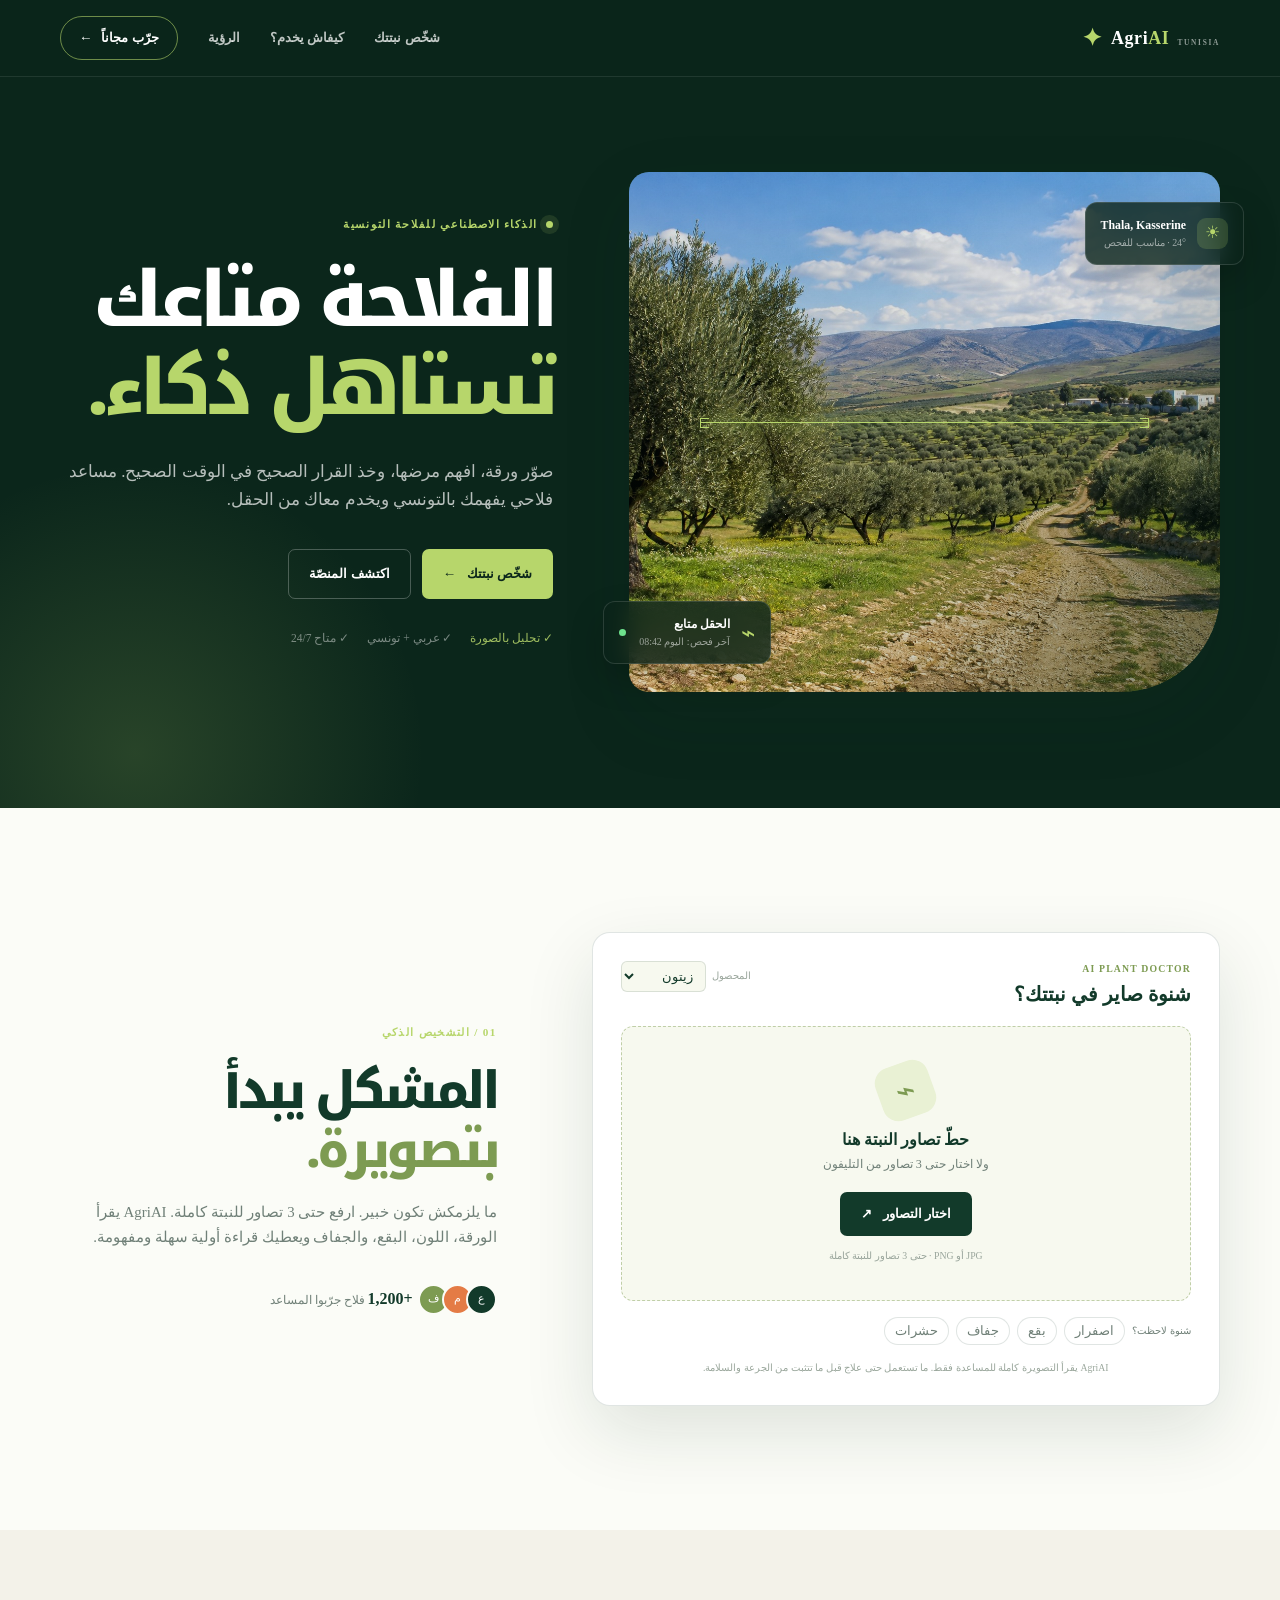
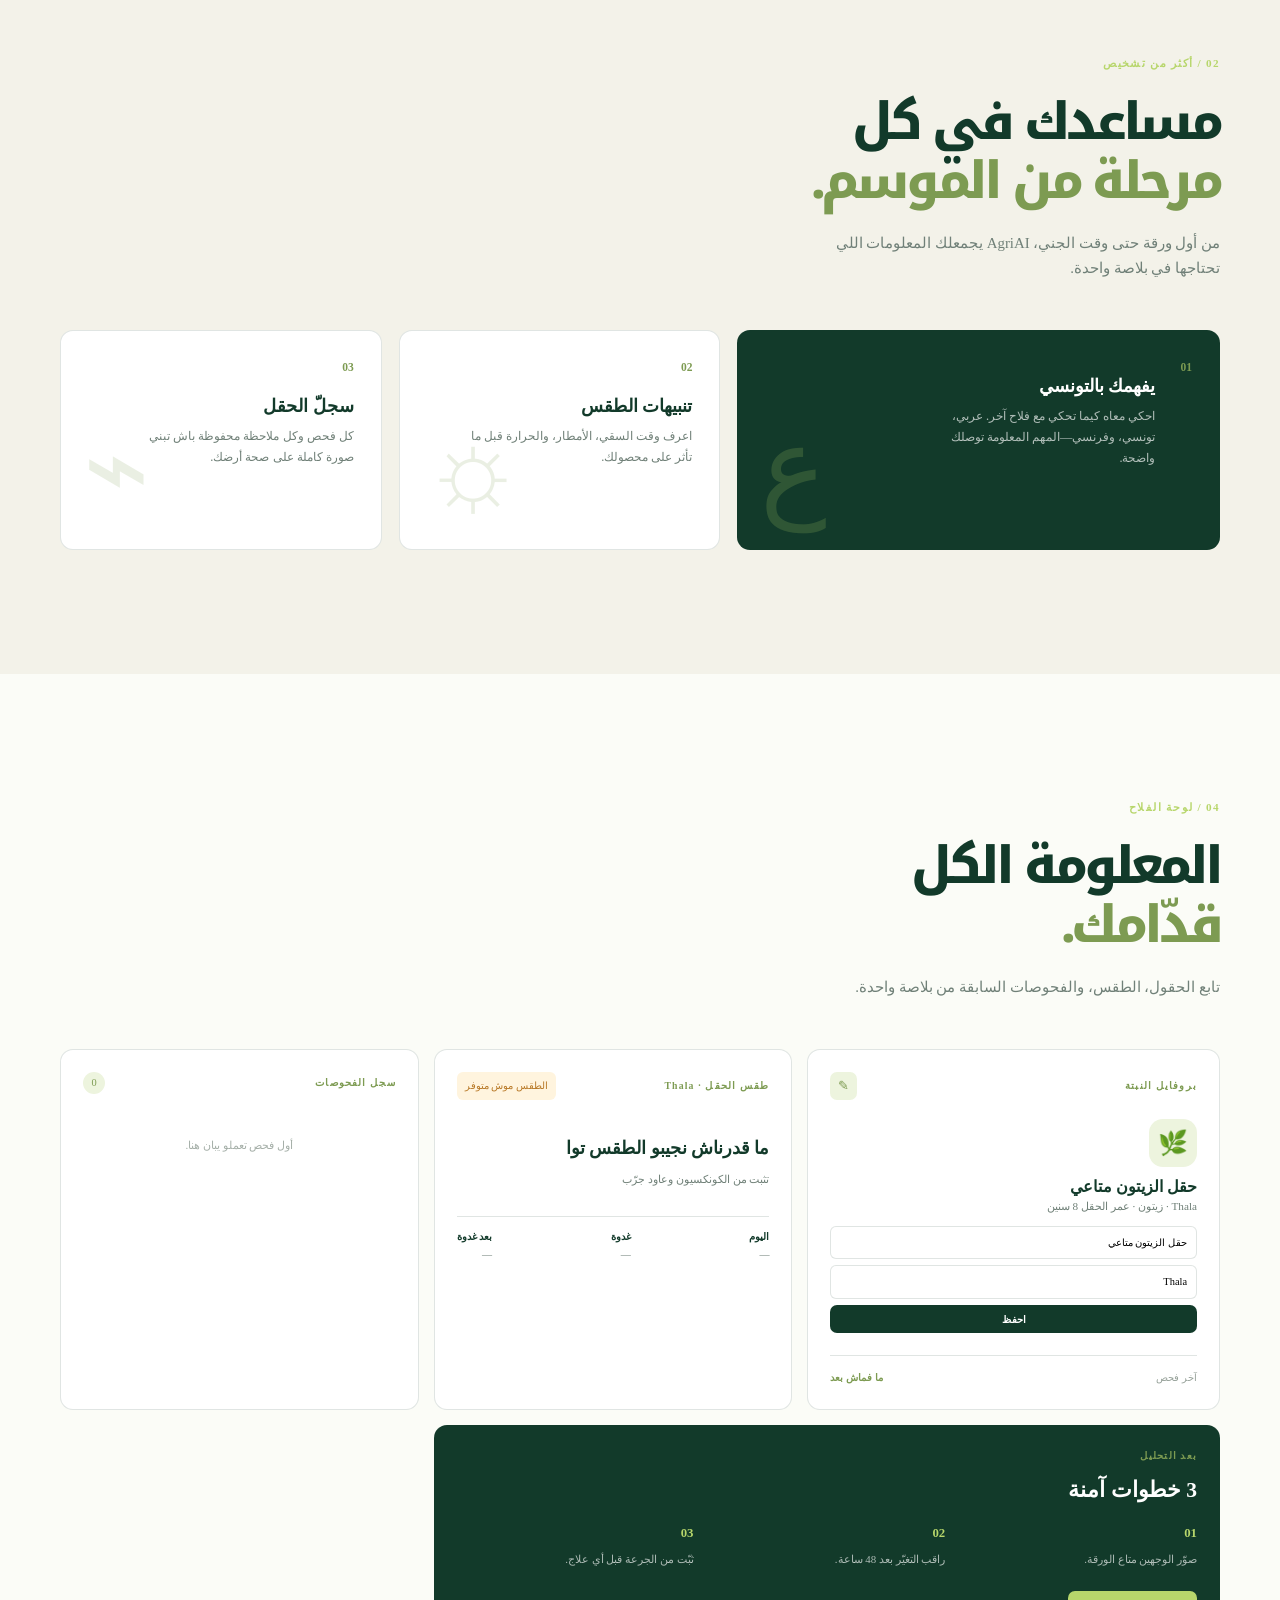
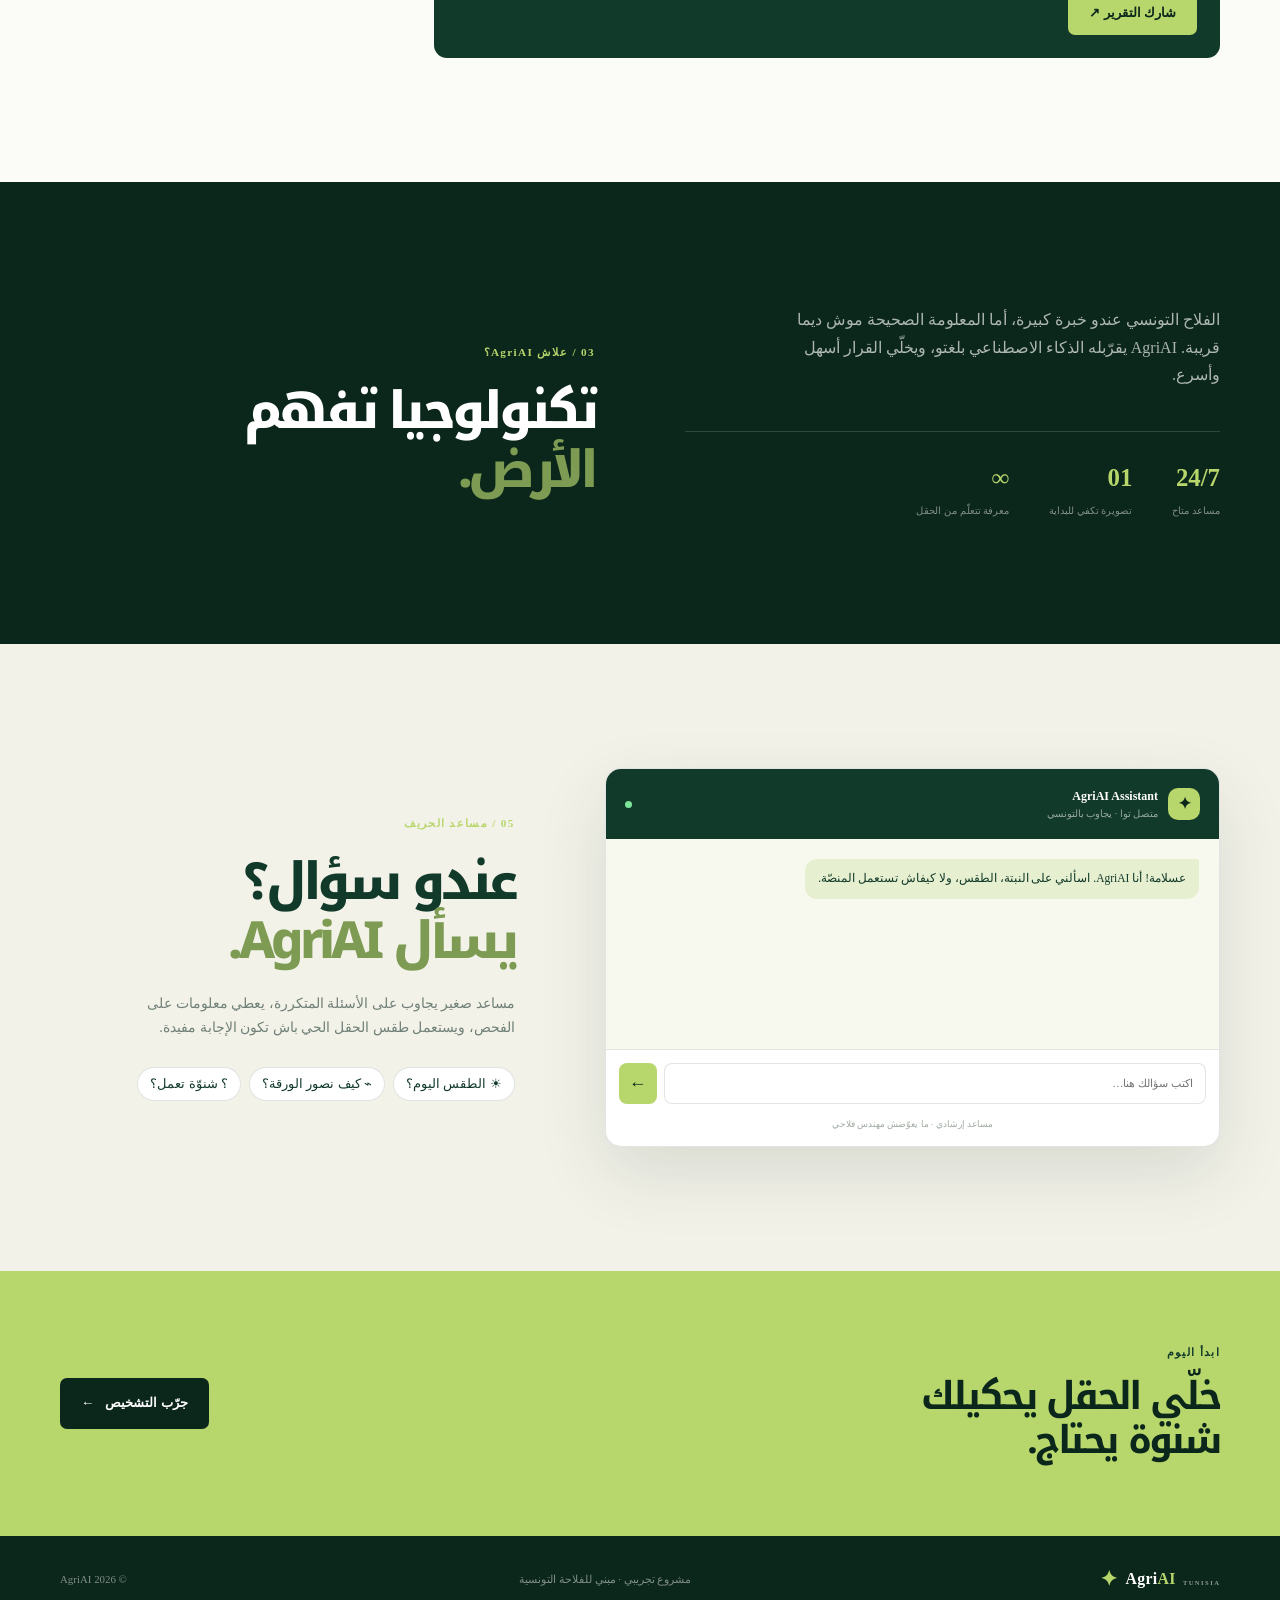
<file: index.html>
<!DOCTYPE html>
<html lang="ar" dir="rtl">
<head>
  <meta charset="UTF-8">
  <meta name="viewport" content="width=device-width, initial-scale=1.0">
  <meta name="description" content="AgriAI Tunisia — مساعد فلاحي ذكي يشخّص أمراض النباتات من صورة.">
  <title>AgriAI Tunisia | الفلاحة بذكاء</title>
  <link rel="preconnect" href="https://fonts.googleapis.com">
  <link rel="preconnect" href="https://fonts.gstatic.com" crossorigin>
  <link href="https://fonts.googleapis.com/css2?family=DM+Sans:wght@400;500;600;700&family=Noto+Kufi+Arabic:wght@400;500;600;700;800&display=swap" rel="stylesheet">
  <link rel="stylesheet" href="style.css">
</head>
<body>
  <header class="site-header">
    <nav class="navbar container" aria-label="التنقّل الرئيسي">
      <a class="brand" href="#accueil"><span class="brand-mark">✦</span><span>Agri<span>AI</span></span><small>TUNISIA</small></a>
      <div class="nav-links"><a href="#scanner">شخّص نبتتك</a><a href="#features">كيفاش يخدم؟</a><a href="#vision">الرؤية</a><a class="nav-cta" href="#scanner">جرّب مجاناً <span>←</span></a></div>
      <button class="menu-toggle" aria-label="فتح القائمة">☰</button>
    </nav>
  </header>

  <main>
    <section id="accueil" class="hero">
      <div class="hero-glow"></div>
      <div class="container hero-grid">
        <div class="hero-copy">
          <div class="eyebrow"><span class="pulse-dot"></span> الذكاء الاصطناعي للفلاحة التونسية</div>
          <h1>الفلاحة متاعك<br><em>تستاهل ذكاء.</em></h1>
          <p>صوّر ورقة، افهم مرضها، وخذ القرار الصحيح في الوقت الصحيح. مساعد فلاحي يفهمك بالتونسي ويخدم معاك من الحقل.</p>
          <div class="hero-actions"><a class="button button-primary" href="#scanner">شخّص نبتتك <span>←</span></a><a class="button button-ghost" href="#features">اكتشف المنصّة</a></div>
          <div class="trust-row"><span>✓ تحليل بالصورة</span><span>✓ عربي + تونسي</span><span>✓ متاح 24/7</span></div>
        </div>
        <div class="hero-visual">
          <div class="hero-image-wrap"><img src="hero.jpg" alt="أرض فلاحية تونسية وأشجار زيتون"><div class="scan-line"></div></div>
          <div class="floating-card weather-card"><span class="weather-icon">☀</span><div><strong>Thala, Kasserine</strong><small>24° · مناسب للفحص</small></div></div>
          <div class="floating-card status-card"><span class="status-icon">⌁</span><div><strong>الحقل متابع</strong><small>آخر فحص: اليوم 08:42</small></div><span class="status-live"></span></div>
        </div>
      </div>
    </section>

    <section id="scanner" class="scanner-section section">
      <div class="container scanner-layout">
        <div class="section-intro"><p class="kicker">01 / التشخيص الذكي</p><h2>المشكل يبدأ<br><span>بتصويرة.</span></h2><p>ما يلزمكش تكون خبير. ارفع حتى 3 تصاور للنبتة كاملة. AgriAI يقرأ الورقة، اللون، البقع، والجفاف ويعطيك قراءة أولية سهلة ومفهومة.</p><div class="mini-proof"><div class="avatar-stack"><span>ف</span><span>م</span><span>ع</span></div><p><strong>+1,200</strong> فلاح جرّبوا المساعد</p></div></div>
        <div class="scanner-card" id="dropZone">
          <div class="scanner-head"><div><span class="card-eyebrow">AI PLANT DOCTOR</span><h3>شنوة صاير في نبتتك؟</h3></div><div class="crop-select-wrap"><label for="cropSelect">المحصول</label><select id="cropSelect"><option value="زيتون">زيتون</option><option value="طماطم">طماطم</option><option value="تمور">تمور</option><option value="حمضيات">حمضيات</option><option value="أخرى">أخرى</option></select></div></div>
          <div class="upload-area" id="uploadArea"><input type="file" id="plantInput" accept="image/*" multiple hidden><div class="upload-icon">⌁</div><h4>حطّ تصاور النبتة هنا</h4><p>ولا اختار حتى 3 تصاور من التليفون</p><button class="button button-dark" id="chooseBtn">اختار التصاور <span>↗</span></button><small>JPG أو PNG · حتى 3 تصاور للنبتة كاملة</small></div>
          <div class="preview-area" id="previewArea" hidden><div class="preview-grid" id="previewGrid"></div><div class="preview-overlay"><span id="previewLabel">التصاور جاهزة للتحليل</span><button id="analyzeBtn" class="button button-primary">حلّل النبتة كاملة <span>✦</span></button></div></div>
          <div class="result-area" id="resultArea" hidden><div class="result-top"><span class="success-icon">✓</span><div><span class="card-eyebrow">قراءة النبتة كاملة</span><h4 id="resultTitle">جاري تجهيز النتيجة...</h4></div><span class="confidence" id="confidence">ثقة —</span></div><div class="confidence-bar"><span id="confidenceBar"></span></div><p id="resultText">نحلّل اللون، التوزيع، والبقع في كامل التصاور.</p><div class="health-metrics"><div><span id="greenScore">—</span><small>خضرة</small></div><div><span id="stressScore">—</span><small>ضغط على الورقة</small></div><div><span id="coverageScore">—</span><small>تغطية الفحص</small></div></div><div class="result-actions"><button class="text-button" id="resetBtn">← حلّل نبتة أخرى</button><span class="result-note">النتيجة إرشادية، موش تشخيص نهائي</span></div></div>
          <div class="symptoms"><span>شنوة لاحظت؟</span><button type="button" class="symptom-chip" data-symptom="اصفرار">اصفرار</button><button type="button" class="symptom-chip" data-symptom="بقع">بقع</button><button type="button" class="symptom-chip" data-symptom="جفاف">جفاف</button><button type="button" class="symptom-chip" data-symptom="حشرات">حشرات</button></div><p class="disclaimer">AgriAI يقرأ التصويرة كاملة للمساعدة فقط. ما تستعمل حتى علاج قبل ما تتثبت من الجرعة والسلامة.</p>
        </div>
      </div>
    </section>

    <section id="features" class="features-section section">
      <div class="container"><div class="section-heading"><p class="kicker">02 / أكثر من تشخيص</p><h2>مساعدك في كل<br><span>مرحلة من الموسم.</span></h2><p>من أول ورقة حتى وقت الجني، AgriAI يجمعلك المعلومات اللي تحتاجها في بلاصة واحدة.</p></div><div class="feature-grid"><article class="feature-card feature-main"><div class="feature-number">01</div><div><h3>يفهمك بالتونسي</h3><p>احكي معاه كيما تحكي مع فلاح آخر. عربي، تونسي، وفرنسي—المهم المعلومة توصلك واضحة.</p></div><span class="feature-symbol">ع</span></article><article class="feature-card"><div class="feature-number">02</div><h3>تنبيهات الطقس</h3><p>اعرف وقت السقي، الأمطار، والحرارة قبل ما تأثر على محصولك.</p><span class="feature-symbol">☼</span></article><article class="feature-card"><div class="feature-number">03</div><h3>سجلّ الحقل</h3><p>كل فحص وكل ملاحظة محفوظة باش تبني صورة كاملة على صحة أرضك.</p><span class="feature-symbol">⌁</span></article></div></div>
    </section>


    <section id="dashboard" class="dashboard-section section"><div class="container"><div class="section-heading"><p class="kicker">04 / لوحة الفلاح</p><h2>المعلومة الكل<br><span>قدّامك.</span></h2><p>تابع الحقول، الطقس، والفحوصات السابقة من بلاصة واحدة.</p></div><div class="dashboard-grid"><article class="dash-card profile-card"><div class="dash-card-head"><span class="card-eyebrow">بروفايل النبتة</span><button class="icon-button" id="editProfile">✎</button></div><div class="plant-avatar">🌿</div><h3 id="profileName">حقل الزيتون متاعي</h3><p id="profileMeta">Thala · زيتون · عمر الحقل 8 سنين</p><div class="profile-edit" id="profileEdit" hidden><input id="fieldName" placeholder="اسم الحقل" value="حقل الزيتون متاعي"><input id="fieldLocation" placeholder="المكان" value="Thala"><button class="button button-dark" id="saveProfile">احفظ</button></div><div class="dash-line"><span>آخر فحص</span><strong id="lastScan">ما فماش بعد</strong></div></article><article class="dash-card weather-panel"><div class="dash-card-head"><span class="card-eyebrow">طقس الحقل · Thala</span><span class="weather-mini" id="weatherNow">جاري التحميل…</span></div><div class="weather-main"><strong id="weatherAdvice">نجيبو الطقس…</strong><span id="weatherDetails">من الويب مباشرة · Thala</span></div><div class="forecast" id="forecast"><span><b>اليوم</b>—</span><span><b>غدوة</b>—</span><span><b>بعد غدوة</b>—</span></div></article><article class="dash-card history-card"><div class="dash-card-head"><span class="card-eyebrow">سجل الفحوصات</span><span class="history-count" id="historyCount">0</span></div><div id="historyList" class="history-list"><p class="empty-history">أول فحص تعملو يبان هنا.</p></div></article><article class="dash-card action-card"><span class="card-eyebrow">بعد التحليل</span><h3>3 خطوات آمنة</h3><ol><li><span>01</span>صوّر الوجهين متاع الورقة.</li><li><span>02</span>راقب التغيّر بعد 48 ساعة.</li><li><span>03</span>ثبّت من الجرعة قبل أي علاج.</li></ol><button class="button button-primary" id="shareReport">شارك التقرير ↗</button></article></div></div></section>
    <section id="vision" class="vision-section section"><div class="container vision-grid"><div><p class="kicker">03 / علاش AgriAI؟</p><h2>تكنولوجيا تفهم<br><span>الأرض.</span></h2></div><div class="vision-copy"><p>الفلاح التونسي عندو خبرة كبيرة، أما المعلومة الصحيحة موش ديما قريبة. AgriAI يقرّبله الذكاء الاصطناعي بلغتو، ويخلّي القرار أسهل وأسرع.</p><div class="vision-stats"><div><strong>24/7</strong><span>مساعد متاح</span></div><div><strong>01</strong><span>تصويرة تكفي للبداية</span></div><div><strong>∞</strong><span>معرفة تتعلّم من الحقل</span></div></div></div></div></section>


    <section id="assistant" class="assistant-section section"><div class="container assistant-layout"><div class="assistant-copy"><p class="kicker">05 / مساعد الحريف</p><h2>عندو سؤال؟<br><span>يسأل AgriAI.</span></h2><p>مساعد صغير يجاوب على الأسئلة المتكررة، يعطي معلومات على الفحص، ويستعمل طقس الحقل الحي باش تكون الإجابة مفيدة.</p><div class="assistant-prompts"><button data-prompt="شنوة حالة الطقس اليوم؟">☀ الطقس اليوم؟</button><button data-prompt="كيفاش نصور الورقة؟">⌁ كيف نصور الورقة؟</button><button data-prompt="شنوة تعمل المنصة؟">؟ شنوّة تعمل؟</button></div></div><div class="chat-card"><div class="chat-head"><div class="bot-avatar">✦</div><div><strong>AgriAI Assistant</strong><small>متصل توا · يجاوب بالتونسي</small></div><span class="chat-online"></span></div><div class="chat-messages" id="chatMessages"><div class="message bot">عسلامة! أنا AgriAI. اسألني على النبتة، الطقس، ولا كيفاش تستعمل المنصّة.</div></div><form class="chat-form" id="chatForm"><input id="chatInput" autocomplete="off" placeholder="اكتب سؤالك هنا…"><button aria-label="إرسال">←</button></form><small class="chat-note">مساعد إرشادي · ما يعوّضش مهندس فلاحي</small></div></div></section>
    <section class="cta-section"><div class="container cta-content"><div><p class="kicker">ابدأ اليوم</p><h2>خلّي الحقل يحكيلك<br>شنوة يحتاج.</h2></div><a class="button button-primary" href="#scanner">جرّب التشخيص <span>←</span></a></div></section>
  </main>
  <footer><div class="container footer-layout"><a class="brand" href="#accueil"><span class="brand-mark">✦</span><span>Agri<span>AI</span></span><small>TUNISIA</small></a><span>مشروع تجريبي · مبني للفلاحة التونسية</span><span>© 2026 AgriAI</span></div></footer>
  <script src="app.js"></script>
</body>
</html>
</file>
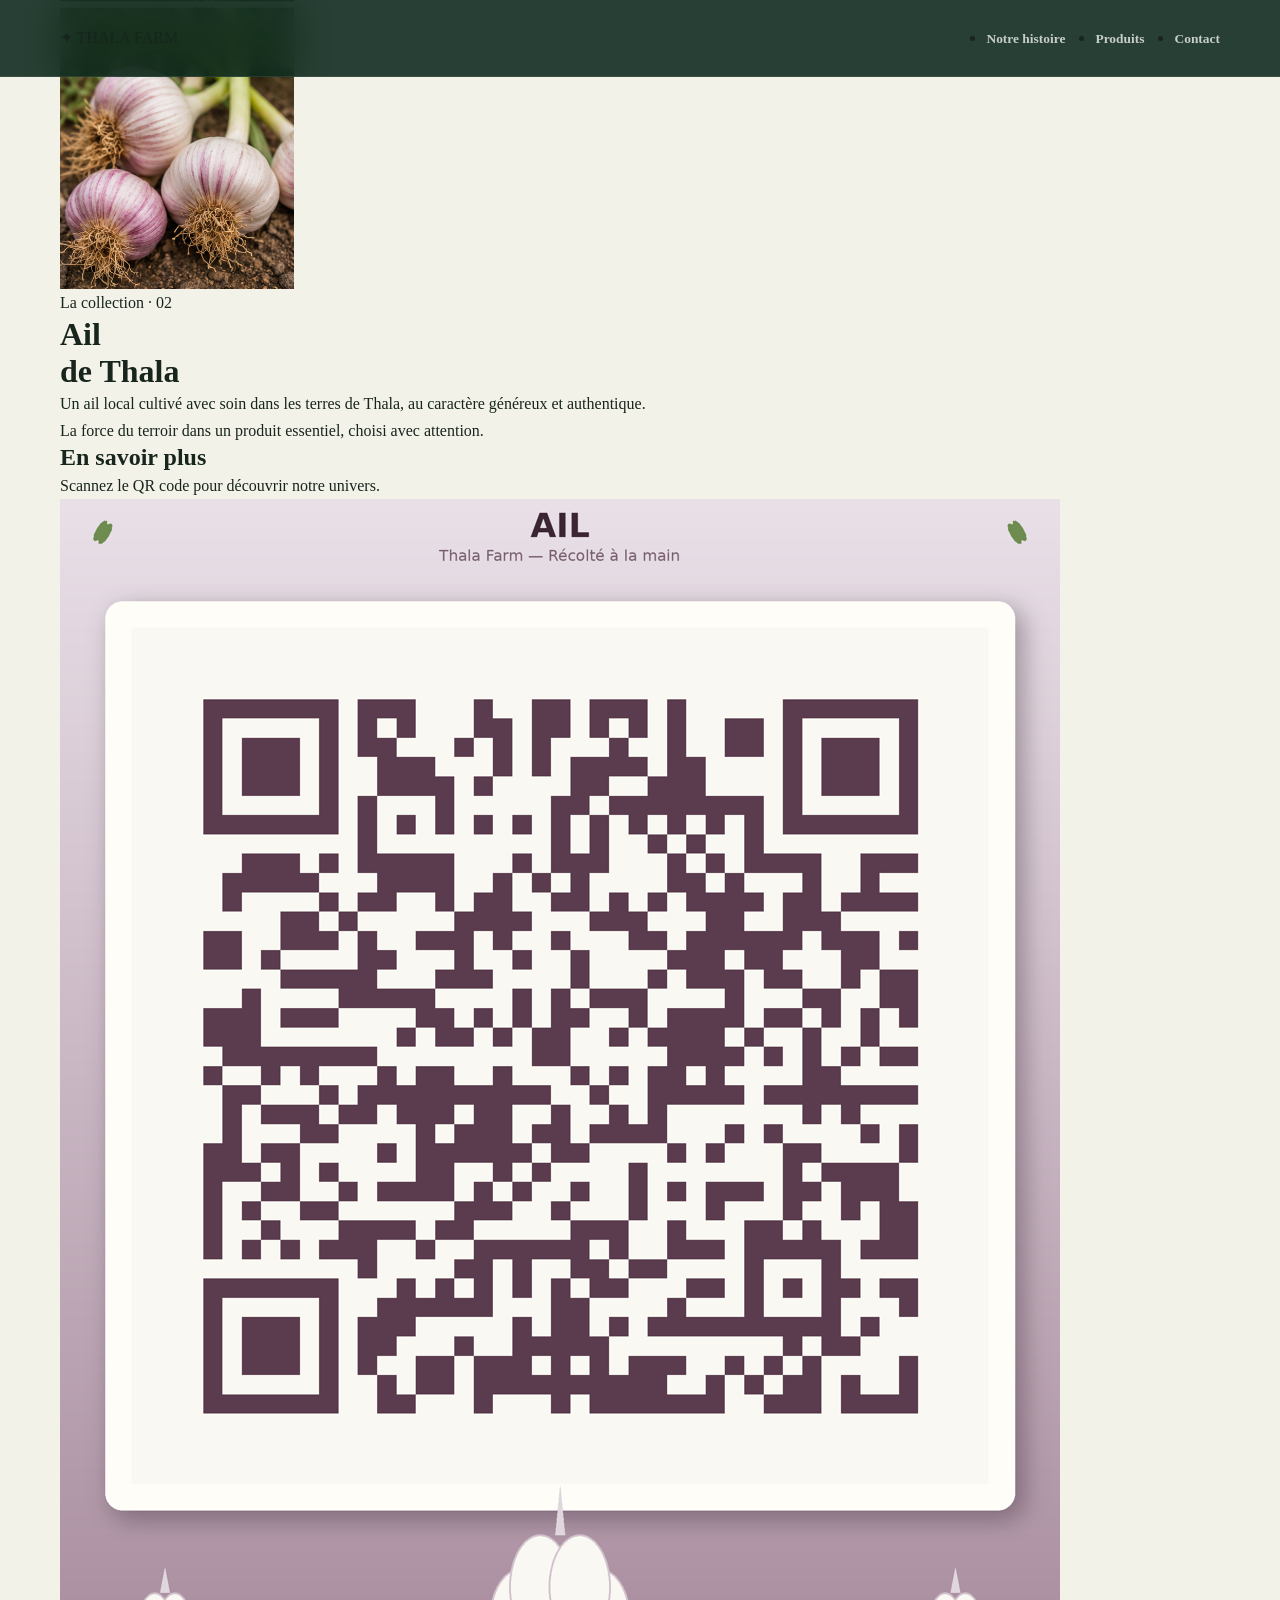
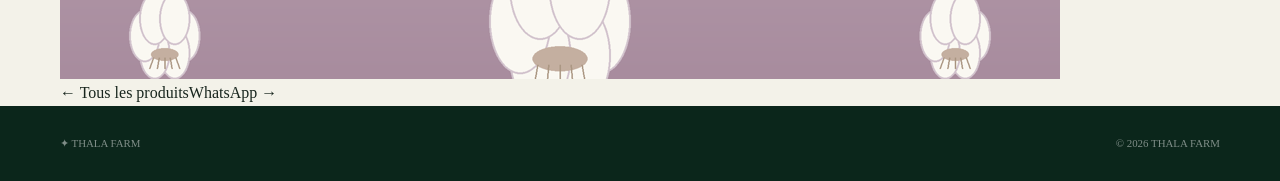
<file: Ail.html>
<!DOCTYPE html><html lang="fr"><head><meta charset="UTF-8"><meta name="viewport" content="width=device-width, initial-scale=1.0"><meta name="description" content="Découvrez l'ail de Thala proposé par THALA FARM."><title>Ail de Thala | THALA FARM</title><link rel="stylesheet" href="style.css"></head><body><header class="site-header"><nav class="navbar container"><a class="logo" href="index.html"><span class="logo-mark">✦</span> THALA FARM</a><ul class="nav-links"><li><a href="index.html#ferme">Notre histoire</a></li><li><a href="index.html#produits">Produits</a></li><li><a href="index.html#contact">Contact</a></li></ul></nav></header><main class="product-page"><div class="container product-container"><div class="product-image"><img src="Screenshot_20260905-134508.png" alt="Ail de Thala"></div><div class="product-info"><p class="label">La collection · 02</p><h1>Ail<br>de Thala</h1><p class="product-description">Un ail local cultivé avec soin dans les terres de Thala, au caractère généreux et authentique.</p><p class="thank-you">La force du terroir dans un produit essentiel, choisi avec attention.</p><div class="qr-section"><div><h2>En savoir plus</h2><p>Scannez le QR code pour découvrir notre univers.</p></div><img src="qr_ail.png" alt="QR Code Ail" class="qr-code"></div><div class="product-actions"><a href="index.html#produits" class="btn btn-outline">← Tous les produits</a><a href="https://wa.me/21620062790" class="btn btn-whatsapp" target="_blank" rel="noopener">WhatsApp →</a></div></div></div></main><footer><div class="container footer-layout"><span class="logo"><span class="logo-mark">✦</span> THALA FARM</span><span>© 2026 THALA FARM</span></div></footer></body></html>
</file>
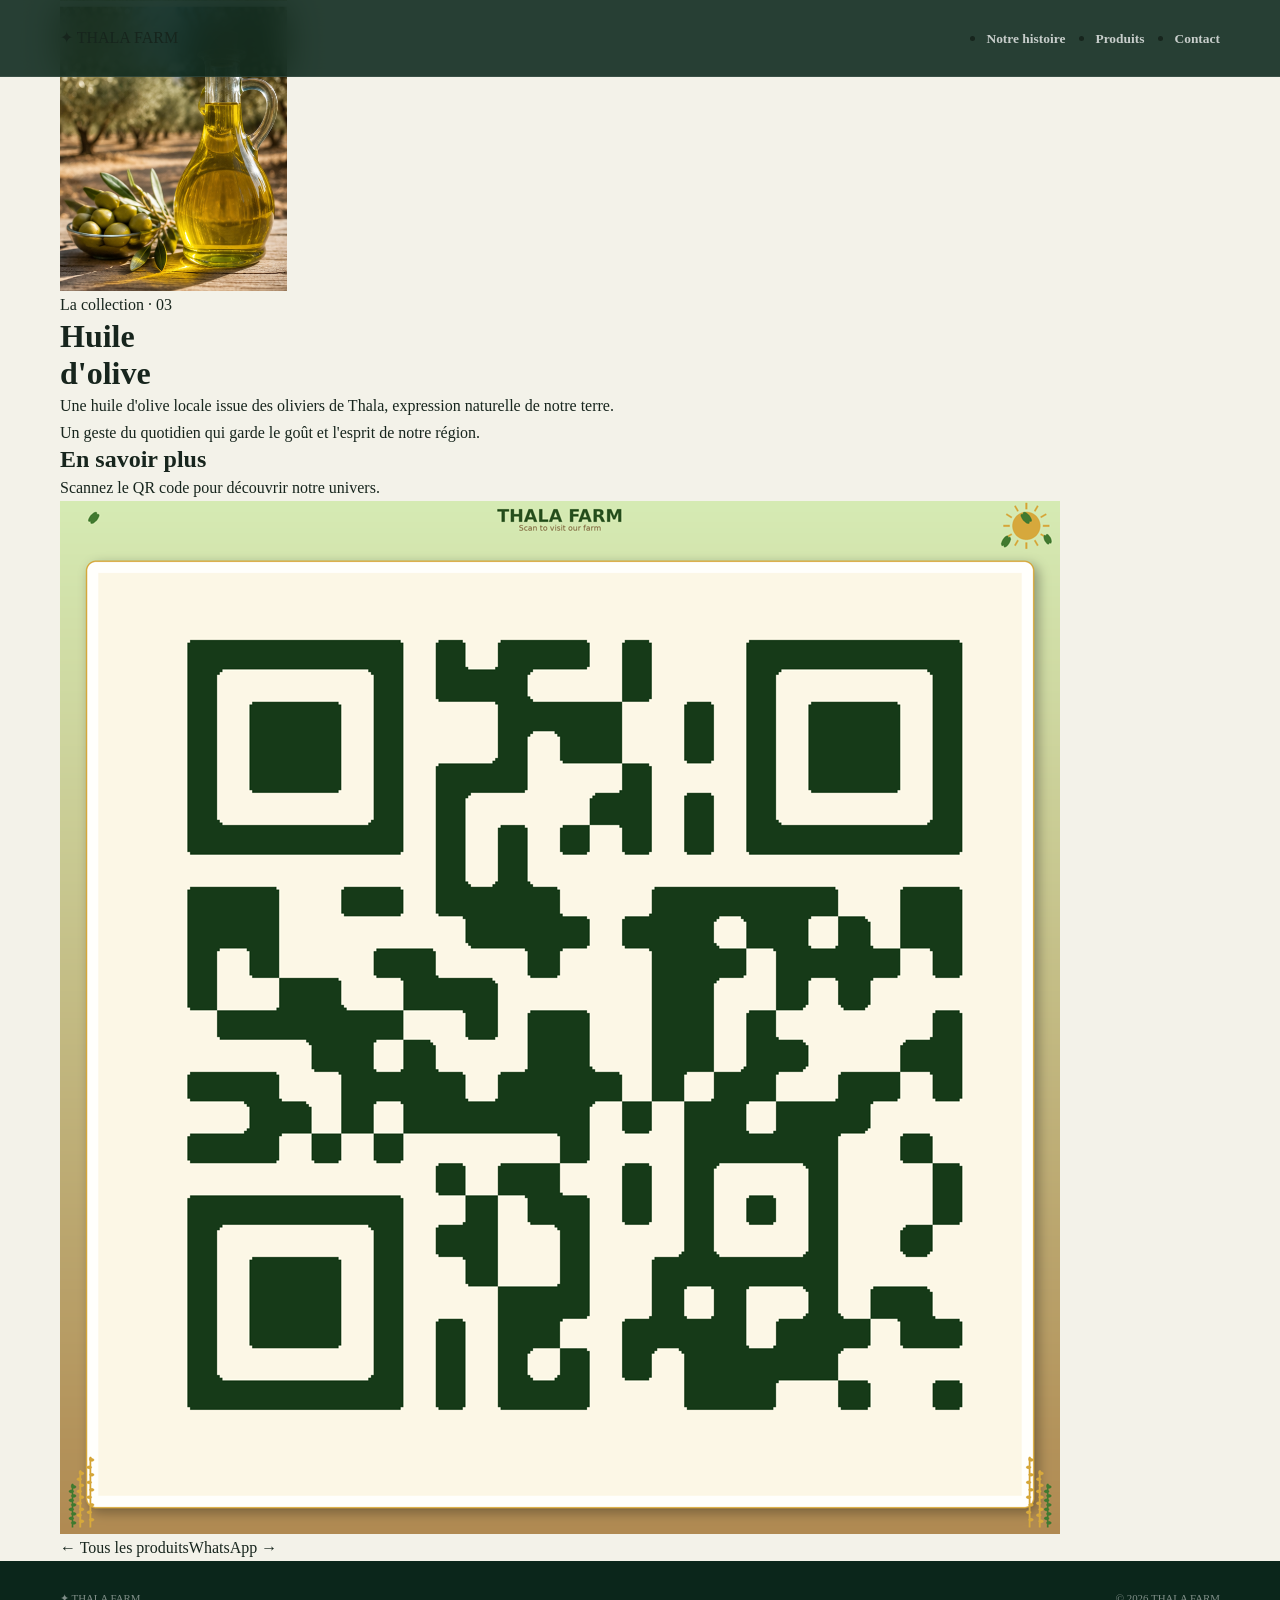
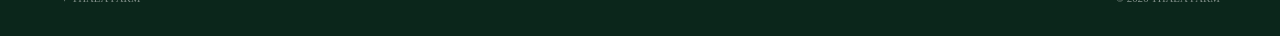
<file: huile-olive.html>
<!DOCTYPE html><html lang="fr"><head><meta charset="UTF-8"><meta name="viewport" content="width=device-width, initial-scale=1.0"><meta name="description" content="Découvrez l'huile d'olive de Thala proposée par THALA FARM."><title>Huile d'olive de Thala | THALA FARM</title><link rel="stylesheet" href="style.css"></head><body><header class="site-header"><nav class="navbar container"><a class="logo" href="index.html"><span class="logo-mark">✦</span> THALA FARM</a><ul class="nav-links"><li><a href="index.html#ferme">Notre histoire</a></li><li><a href="index.html#produits">Produits</a></li><li><a href="index.html#contact">Contact</a></li></ul></nav></header><main class="product-page"><div class="container product-container"><div class="product-image"><img src="Screenshot_20260905-134459.png" alt="Huile d'olive de Thala"></div><div class="product-info"><p class="label">La collection · 03</p><h1>Huile<br>d'olive</h1><p class="product-description">Une huile d'olive locale issue des oliviers de Thala, expression naturelle de notre terre.</p><p class="thank-you">Un geste du quotidien qui garde le goût et l'esprit de notre région.</p><div class="qr-section"><div><h2>En savoir plus</h2><p>Scannez le QR code pour découvrir notre univers.</p></div><img src="qr_farm_v2.png" alt="QR Code Huile d'olive" class="qr-code"></div><div class="product-actions"><a href="index.html#produits" class="btn btn-outline">← Tous les produits</a><a href="https://wa.me/21620062790" class="btn btn-whatsapp" target="_blank" rel="noopener">WhatsApp →</a></div></div></div></main><footer><div class="container footer-layout"><span class="logo"><span class="logo-mark">✦</span> THALA FARM</span><span>© 2026 THALA FARM</span></div></footer></body></html>
</file>
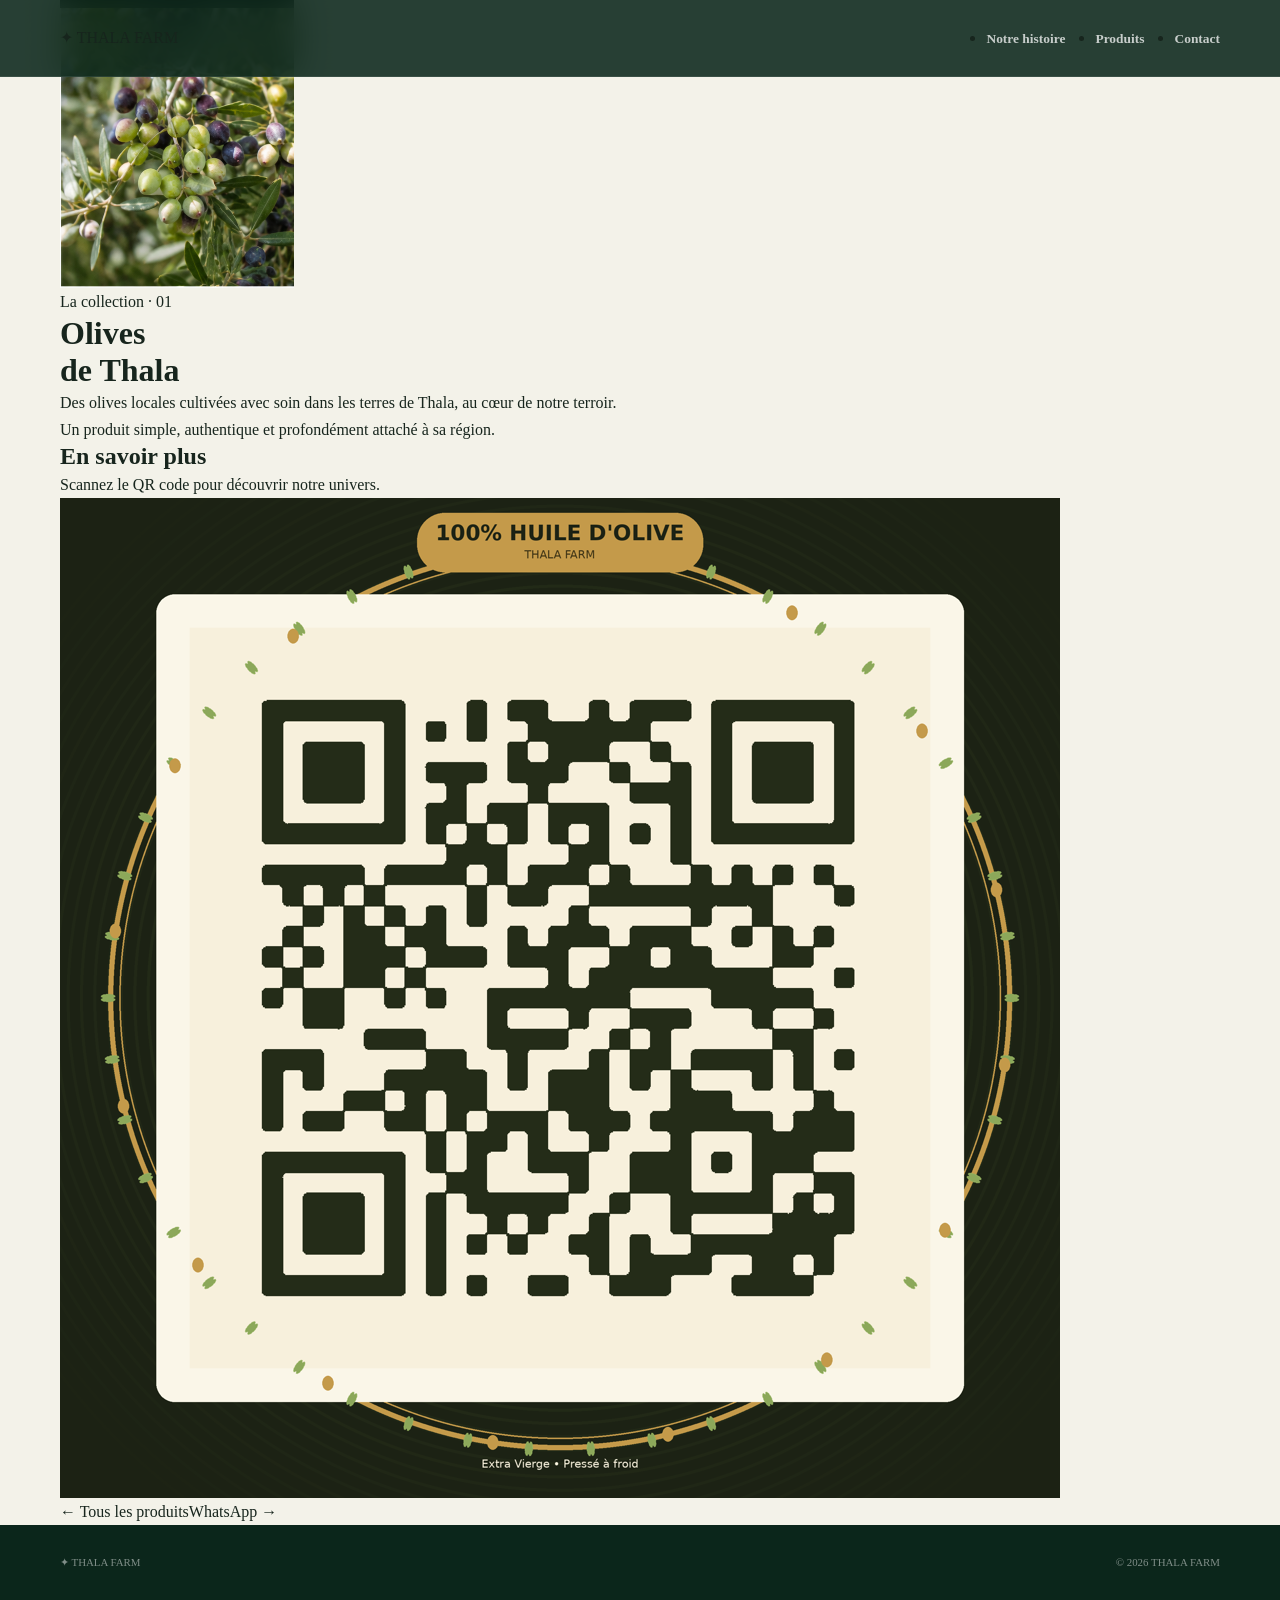
<file: Olive.html>
<!DOCTYPE html><html lang="fr"><head><meta charset="UTF-8"><meta name="viewport" content="width=device-width, initial-scale=1.0"><meta name="description" content="Découvrez les olives de Thala proposées par THALA FARM."><title>Olives de Thala | THALA FARM</title><link rel="stylesheet" href="style.css"></head><body><header class="site-header"><nav class="navbar container"><a class="logo" href="index.html"><span class="logo-mark">✦</span> THALA FARM</a><ul class="nav-links"><li><a href="index.html#ferme">Notre histoire</a></li><li><a href="index.html#produits">Produits</a></li><li><a href="index.html#contact">Contact</a></li></ul></nav></header><main class="product-page"><div class="container product-container"><div class="product-image"><img src="Screenshot_20260905-134517.png" alt="Olives de Thala"></div><div class="product-info"><p class="label">La collection · 01</p><h1>Olives<br>de Thala</h1><p class="product-description">Des olives locales cultivées avec soin dans les terres de Thala, au cœur de notre terroir.</p><p class="thank-you">Un produit simple, authentique et profondément attaché à sa région.</p><div class="qr-section"><div><h2>En savoir plus</h2><p>Scannez le QR code pour découvrir notre univers.</p></div><img src="qr_olive_wreath.png" alt="QR Code Olives" class="qr-code"></div><div class="product-actions"><a href="index.html#produits" class="btn btn-outline">← Tous les produits</a><a href="https://wa.me/21620062790" class="btn btn-whatsapp" target="_blank" rel="noopener">WhatsApp →</a></div></div></div></main><footer><div class="container footer-layout"><span class="logo"><span class="logo-mark">✦</span> THALA FARM</span><span>© 2026 THALA FARM</span></div></footer></body></html>
</file>
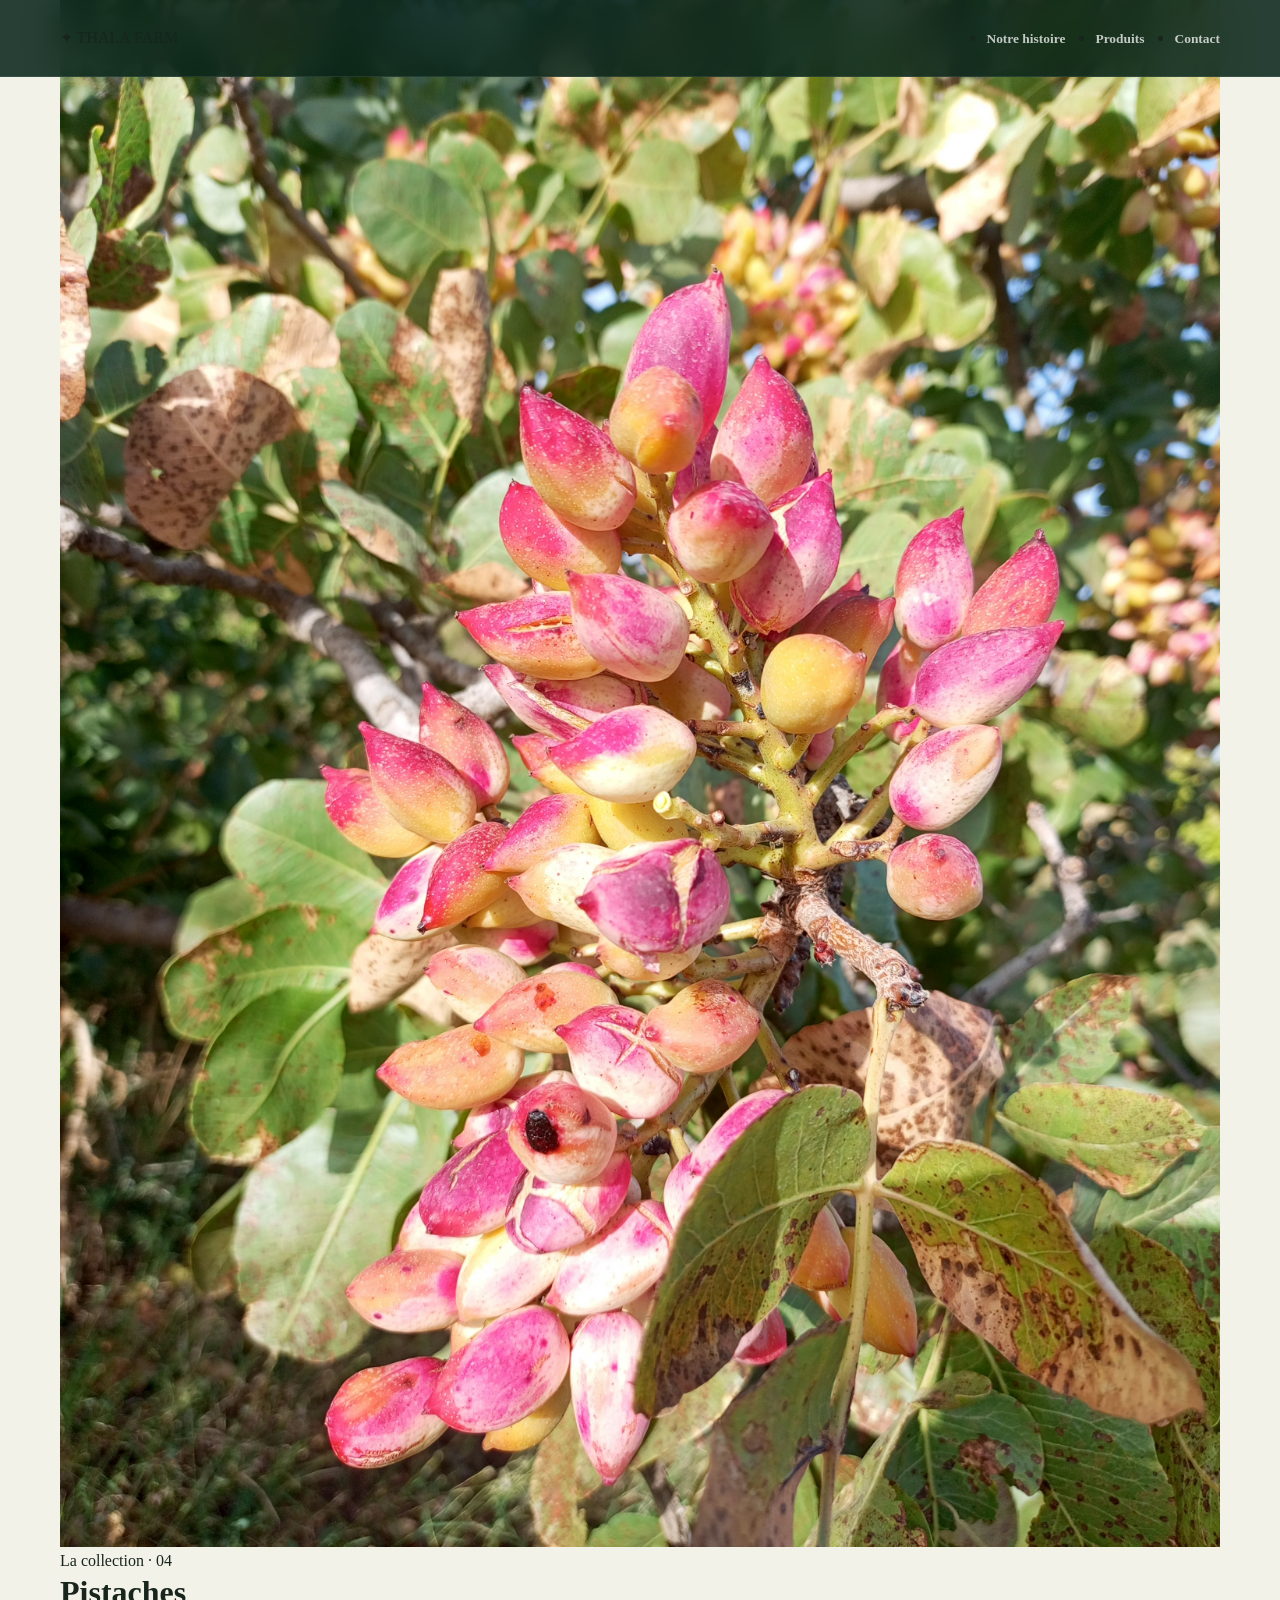
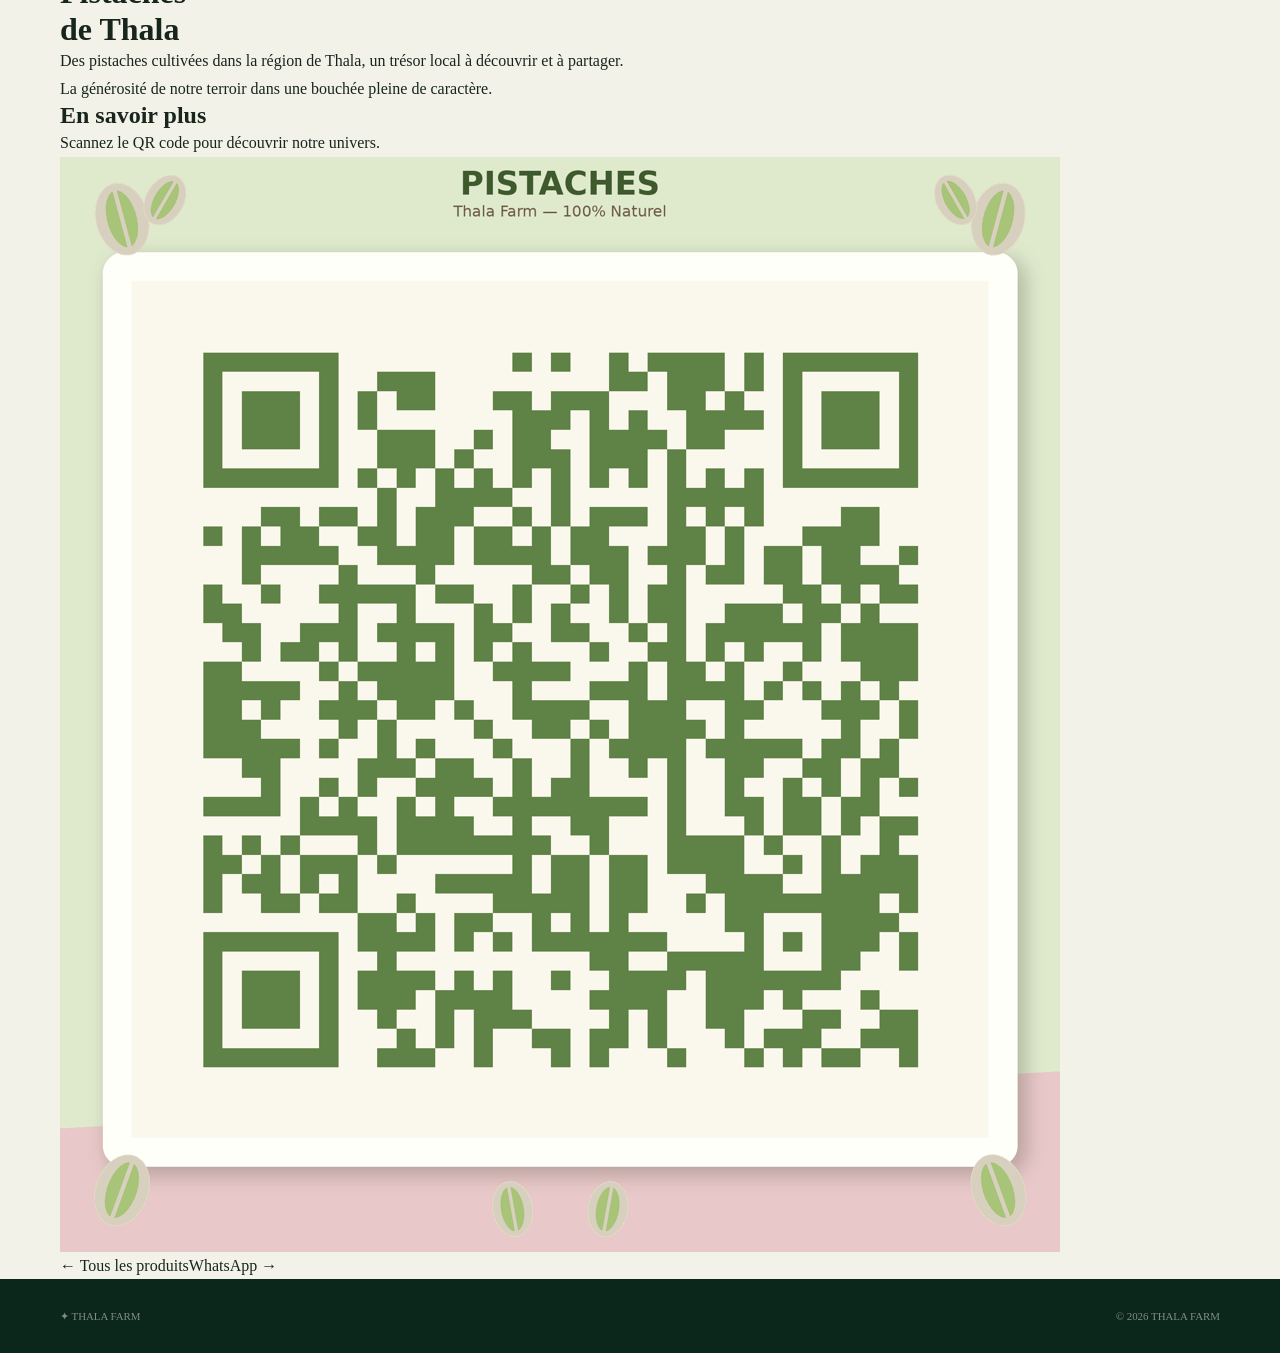
<file: pistaches.html>
<!DOCTYPE html><html lang="fr"><head><meta charset="UTF-8"><meta name="viewport" content="width=device-width, initial-scale=1.0"><meta name="description" content="Découvrez les pistaches de Thala proposées par THALA FARM."><title>Pistaches de Thala | THALA FARM</title><link rel="stylesheet" href="style.css"></head><body><header class="site-header"><nav class="navbar container"><a class="logo" href="index.html"><span class="logo-mark">✦</span> THALA FARM</a><ul class="nav-links"><li><a href="index.html#ferme">Notre histoire</a></li><li><a href="index.html#produits">Produits</a></li><li><a href="index.html#contact">Contact</a></li></ul></nav></header><main class="product-page"><div class="container product-container"><div class="product-image"><img src="IMG_20260902_074306_311.jpg" alt="Pistaches de Thala"></div><div class="product-info"><p class="label">La collection · 04</p><h1>Pistaches<br>de Thala</h1><p class="product-description">Des pistaches cultivées dans la région de Thala, un trésor local à découvrir et à partager.</p><p class="thank-you">La générosité de notre terroir dans une bouchée pleine de caractère.</p><div class="qr-section"><div><h2>En savoir plus</h2><p>Scannez le QR code pour découvrir notre univers.</p></div><img src="qr_pistaches-1.png" alt="QR Code Pistaches" class="qr-code"></div><div class="product-actions"><a href="index.html#produits" class="btn btn-outline">← Tous les produits</a><a href="https://wa.me/21620062790" class="btn btn-whatsapp" target="_blank" rel="noopener">WhatsApp →</a></div></div></div></main><footer><div class="container footer-layout"><span class="logo"><span class="logo-mark">✦</span> THALA FARM</span><span>© 2026 THALA FARM</span></div></footer></body></html>
</file>
<file: style.css>
@import url('https://fonts.googleapis.com/css2?family=DM+Sans:wght@400;500;600;700&family=Noto+Kufi+Arabic:wght@400;500;600;700;800&display=swap');
:root{--ink:#17251d;--forest:#123a2a;--deep:#0b261b;--olive:#7d9b52;--lime:#b7d66b;--sand:#f3f2e9;--paper:#fbfcf7;--orange:#e47b45;--muted:#708078;--line:rgba(18,58,42,.13);--shadow:0 26px 70px rgba(15,53,35,.12);--ease:cubic-bezier(.23,1,.32,1)}
*{box-sizing:border-box;margin:0;padding:0}html{scroll-behavior:smooth}body{background:var(--sand);color:var(--ink);font-family:'DM Sans','Noto Kufi Arabic',sans-serif;line-height:1.7}body,button{font-family:inherit}a{color:inherit;text-decoration:none}img{display:block;max-width:100%}.container{width:min(1160px,calc(100% - 48px));margin-inline:auto}.site-header{position:fixed;inset:0 0 auto;z-index:20;background:rgba(11,38,27,.88);backdrop-filter:blur(18px);border-bottom:1px solid rgba(255,255,255,.09)}.navbar{min-height:76px;display:flex;align-items:center;justify-content:space-between;gap:26px}.brand{display:inline-flex;align-items:center;gap:8px;color:#fff;font-weight:800;letter-spacing:.04em;direction:ltr}.brand>span:not(.brand-mark){font-size:1.12rem}.brand>span span{color:var(--lime)}.brand small{color:rgba(255,255,255,.55);font-size:.46rem;letter-spacing:.23em;align-self:flex-end;margin-bottom:4px}.brand-mark{color:var(--lime);font-size:1.5rem;line-height:1}.nav-links{display:flex;align-items:center;gap:30px}.nav-links a{color:rgba(255,255,255,.74);font-size:.84rem;font-weight:600;transition:color .18s}.nav-links a:hover{color:var(--lime)}.nav-cta{display:inline-flex;gap:9px;align-items:center;padding:10px 18px;border:1px solid rgba(183,214,107,.58);border-radius:99px;color:#fff!important}.menu-toggle{display:none;background:none;border:0;color:#fff;font-size:1.5rem}.hero{position:relative;overflow:hidden;min-height:790px;background:var(--deep);color:#fff;padding:172px 0 116px}.hero-glow{position:absolute;inset:auto auto -260px -180px;width:630px;height:630px;border-radius:50%;background:radial-gradient(circle,rgba(183,214,107,.17),transparent 65%)}.hero-grid{position:relative;z-index:1;display:grid;grid-template-columns:.91fr 1.09fr;align-items:center;gap:76px;direction:ltr}.hero-copy{direction:rtl;text-align:right}.eyebrow,.kicker{color:var(--lime);font-size:.7rem;font-weight:700;letter-spacing:.12em}.eyebrow{display:flex;justify-content:flex-start;align-items:center;gap:9px}.pulse-dot{width:7px;height:7px;background:var(--lime);border-radius:50%;box-shadow:0 0 0 6px rgba(183,214,107,.12)}h1,h2,h3,h4{line-height:1.15}.hero h1{font-family:'Noto Kufi Arabic',sans-serif;font-size:clamp(3rem,6vw,6rem);font-weight:800;letter-spacing:-.07em;margin:23px 0 24px}.hero h1 em{color:var(--lime);font-style:normal}.hero-copy>p{max-width:510px;color:rgba(255,255,255,.7);font-size:1.05rem}.hero-actions{display:flex;gap:11px;margin-top:34px;flex-wrap:wrap}.button{display:inline-flex;align-items:center;justify-content:center;gap:11px;border:1px solid transparent;border-radius:7px;padding:13px 20px;font-size:.83rem;font-weight:700;cursor:pointer;transition:transform .18s var(--ease),background .18s var(--ease),box-shadow .18s var(--ease)}.button:active{transform:scale(.97)}.button-primary{background:var(--lime);color:var(--deep)}.button-primary:hover{background:#c8e77f;box-shadow:0 12px 25px rgba(183,214,107,.2);transform:translateY(-2px)}.button-ghost{border-color:rgba(255,255,255,.25);color:#fff}.button-ghost:hover{background:#fff;color:var(--deep)}.button-dark{background:var(--forest);color:#fff}.button-dark:hover{background:#1a4e38}.trust-row{display:flex;gap:18px;flex-wrap:wrap;margin-top:30px;color:rgba(255,255,255,.45);font-size:.72rem}.trust-row span:first-child{color:rgba(183,214,107,.85)}.hero-visual{position:relative;direction:ltr}.hero-image-wrap{position:relative;overflow:hidden;height:520px;border-radius:20px 20px 100px 20px;background:#1a3b29;box-shadow:var(--shadow)}.hero-image-wrap:after{position:absolute;content:'';inset:0;background:linear-gradient(135deg,rgba(18,58,42,.15),rgba(11,38,27,.06) 55%,rgba(11,38,27,.55))}.hero-image-wrap img{width:100%;height:100%;object-fit:cover;filter:saturate(.9) contrast(1.05)}.scan-line{position:absolute;z-index:2;left:12%;right:12%;top:48%;height:1px;background:var(--lime);box-shadow:0 0 15px 2px rgba(183,214,107,.7)}.scan-line:before,.scan-line:after{content:'';position:absolute;width:8px;height:8px;border:1px solid var(--lime);top:-4px}.scan-line:before{left:0;border-right:0}.scan-line:after{right:0;border-left:0}.floating-card{position:absolute;z-index:3;display:flex;align-items:center;gap:11px;padding:12px 15px;border:1px solid rgba(255,255,255,.13);border-radius:12px;background:rgba(10,36,25,.8);backdrop-filter:blur(12px);color:#fff;box-shadow:0 15px 34px rgba(0,0,0,.2);direction:rtl}.floating-card strong,.floating-card small{display:block}.floating-card strong{font-size:.74rem}.floating-card small{color:rgba(255,255,255,.55);font-size:.62rem}.weather-card{top:30px;right:-24px}.weather-icon{display:grid;place-items:center;width:31px;height:31px;border-radius:9px;background:rgba(183,214,107,.18);color:var(--lime);font-size:1.05rem}.status-card{bottom:28px;left:-26px}.status-icon{font-size:1.5rem;color:var(--lime);line-height:1}.status-live{width:7px;height:7px;border-radius:50%;background:#6ee28d;margin-right:2px}.section{padding:124px 0}.scanner-section{background:var(--paper)}.scanner-layout{display:grid;grid-template-columns:.82fr 1.18fr;align-items:center;gap:95px;direction:ltr}.section-intro,.scanner-card{direction:rtl}.section-intro h2,.section-heading h2,.vision-section h2{margin:20px 0;font-family:'Noto Kufi Arabic',sans-serif;font-size:clamp(2.4rem,4vw,4.2rem);font-weight:800;letter-spacing:-.08em;color:var(--forest)}.section-intro h2 span,.section-heading h2 span,.vision-section h2 span{color:var(--olive)}.section-intro>p:not(.kicker),.section-heading>p:not(.kicker){color:var(--muted);max-width:410px;font-size:.93rem}.mini-proof{display:flex;align-items:center;gap:12px;margin-top:33px}.mini-proof p{color:var(--muted);font-size:.75rem}.mini-proof strong{color:var(--forest);font-size:1rem}.avatar-stack{display:flex;direction:ltr}.avatar-stack span{display:grid;place-items:center;width:31px;height:31px;margin-left:-7px;border:2px solid var(--paper);border-radius:50%;background:var(--olive);color:#fff;font-size:.66rem}.avatar-stack span:nth-child(2){background:var(--orange)}.avatar-stack span:nth-child(3){background:var(--forest)}.scanner-card{padding:28px;border:1px solid var(--line);border-radius:18px;background:#fff;box-shadow:var(--shadow)}.scanner-head{display:flex;align-items:flex-start;justify-content:space-between;margin-bottom:20px}.card-eyebrow{display:block;color:var(--olive);font-size:.61rem;font-weight:700;letter-spacing:.12em}.scanner-head h3{margin-top:5px;color:var(--forest);font-size:1.25rem}.beta-pill{padding:4px 9px;border-radius:5px;background:#eff6df;color:var(--olive);font-size:.58rem;font-weight:700}.upload-area{padding:36px 20px;border:1.5px dashed rgba(125,155,82,.45);border-radius:12px;background:#f7f9ef;text-align:center;transition:background .2s,border-color .2s}.upload-area.dragging{background:#edf5d9;border-color:var(--olive)}.upload-icon{display:grid;place-items:center;width:55px;height:55px;margin:0 auto 13px;border-radius:16px;background:#e9f1d4;color:var(--olive);font-size:2rem;transform:rotate(-20deg)}.upload-area h4{color:var(--forest);font-size:1rem}.upload-area p{margin:5px 0 17px;color:var(--muted);font-size:.76rem}.upload-area small{display:block;margin-top:12px;color:#99a59b;font-size:.61rem}.preview-area{position:relative;overflow:hidden;border-radius:12px;min-height:260px;background:#173c29}.preview-area img{width:100%;height:310px;object-fit:cover}.preview-overlay{position:absolute;inset:auto 0 0;display:flex;align-items:center;justify-content:space-between;padding:20px;background:linear-gradient(transparent,rgba(10,36,25,.9));color:#fff;font-size:.74rem}.result-area{padding:20px;border:1px solid #d9e8b9;border-radius:12px;background:#f7faef}.result-top{display:flex;align-items:center;gap:12px}.success-icon{display:grid;place-items:center;width:36px;height:36px;border-radius:50%;background:#dceec0;color:var(--forest);font-weight:800}.result-top h4{margin-top:4px;color:var(--forest);font-size:1rem}.confidence{margin-right:auto;padding:5px 8px;background:#e9f1d4;color:var(--olive);border-radius:5px;font-size:.65rem;font-weight:700}.confidence-bar{height:5px;margin:17px 0 13px;border-radius:9px;background:#dfebcf}.confidence-bar span{display:block;width:89%;height:100%;border-radius:9px;background:var(--olive)}.result-area>p{color:var(--muted);font-size:.78rem}.result-area strong{color:var(--forest)}.result-actions{display:flex;justify-content:space-between;align-items:center;gap:12px;margin-top:19px}.text-button{border:0;background:transparent;color:var(--olive);font-size:.71rem;font-weight:700;cursor:pointer}.disclaimer{margin-top:15px;color:#9aa79c;font-size:.61rem;text-align:center}.features-section{background:var(--sand)}.section-heading{max-width:530px;margin-bottom:49px}.feature-grid{display:grid;grid-template-columns:1.5fr 1fr 1fr;gap:17px}.feature-card{position:relative;min-height:220px;padding:27px;border:1px solid var(--line);border-radius:13px;background:#fff;overflow:hidden}.feature-main{display:flex;gap:25px;background:var(--forest);color:#fff}.feature-number{color:var(--olive);font-size:.72rem;font-weight:700}.feature-card h3{margin:18px 0 10px;color:var(--forest);font-size:1.1rem}.feature-main h3{color:#fff}.feature-card p{max-width:230px;color:var(--muted);font-size:.77rem}.feature-main p{color:rgba(255,255,255,.67)}.feature-symbol{position:absolute;left:22px;bottom:-14px;color:rgba(125,155,82,.16);font-size:7rem;font-family:serif}.feature-main .feature-symbol{color:rgba(183,214,107,.18)}.vision-section{background:var(--deep);color:#fff}.vision-grid{display:grid;grid-template-columns:1fr 1fr;gap:90px;align-items:end;direction:ltr}.vision-grid>div{direction:rtl}.vision-section h2{color:#fff}.vision-copy>p{color:rgba(255,255,255,.66);font-size:1rem;max-width:460px}.vision-stats{display:flex;gap:40px;margin-top:43px;padding-top:25px;border-top:1px solid rgba(255,255,255,.15)}.vision-stats strong,.vision-stats span{display:block}.vision-stats strong{color:var(--lime);font-size:1.55rem}.vision-stats span{margin-top:3px;color:rgba(255,255,255,.48);font-size:.65rem}.cta-section{padding:72px 0;background:var(--lime)}.cta-content{display:flex;align-items:center;justify-content:space-between;gap:35px}.cta-section h2{margin-top:13px;color:var(--deep);font-family:'Noto Kufi Arabic',sans-serif;font-size:clamp(1.8rem,3vw,3rem);letter-spacing:-.07em}.cta-section .kicker{color:var(--forest)}.cta-section .button-primary{background:var(--deep);color:#fff}.cta-section .button-primary:hover{background:var(--forest)}footer{padding:28px 0;background:var(--deep);color:rgba(255,255,255,.48);font-size:.68rem}.footer-layout{display:flex;align-items:center;justify-content:space-between;gap:20px}.footer-layout .brand{transform:scale(.88);transform-origin:right center}
@media(max-width:900px){.hero-grid,.scanner-layout,.vision-grid{grid-template-columns:1fr;gap:50px}.hero{padding-top:135px}.hero-copy{max-width:650px}.hero-visual{max-width:680px;width:100%;margin:auto}.scanner-layout{gap:50px}.feature-grid{grid-template-columns:1fr 1fr}.feature-main{grid-column:span 2}.vision-grid{gap:35px}.vision-stats{margin-top:28px}}@media(max-width:680px){.container{width:min(100% - 30px,560px)}.site-header{position:absolute}.navbar{min-height:68px}.nav-links{display:none}.menu-toggle{display:block}.hero{min-height:auto;padding:125px 0 80px}.hero h1{font-size:clamp(2.65rem,13vw,4.3rem)}.hero-copy>p{font-size:.9rem}.hero-image-wrap{height:390px;border-radius:15px 15px 70px 15px}.weather-card{right:-5px;top:15px}.status-card{left:-5px;bottom:16px}.section{padding:82px 0}.scanner-card{padding:18px}.section-intro h2,.section-heading h2,.vision-section h2{font-size:2.5rem}.feature-grid{grid-template-columns:1fr}.feature-main{grid-column:auto;min-height:190px}.feature-card{min-height:180px}.vision-stats{gap:20px;justify-content:space-between}.cta-content,.footer-layout{align-items:flex-start;flex-direction:column}.cta-section{padding:55px 0}.footer-layout{gap:10px}.footer-layout .brand{transform-origin:right}}@media(prefers-reduced-motion:reduce){html{scroll-behavior:auto}.button{transition:none}}

.preview-grid{display:grid;grid-template-columns:repeat(3,1fr);gap:8px;padding:8px;background:#173c29;border-radius:12px}.preview-grid img{width:100%;height:220px;object-fit:cover;border-radius:8px}.health-metrics{display:grid;grid-template-columns:repeat(3,1fr);gap:8px;margin-top:18px}.health-metrics div{padding:11px 8px;border-radius:8px;background:#eaf2d9;text-align:center}.health-metrics span,.health-metrics small{display:block}.health-metrics span{color:var(--forest);font-size:1.1rem;font-weight:800}.health-metrics small{color:var(--muted);font-size:.6rem}.result-note{color:#9aa79c;font-size:.62rem}@media(max-width:680px){.preview-grid img{height:130px}.health-metrics{gap:5px}.result-actions{align-items:flex-start;flex-direction:column}}

.crop-select-wrap{display:flex;align-items:center;gap:6px}.crop-select-wrap label{color:#99a59b;font-size:.6rem}.crop-select-wrap select{border:1px solid var(--line);border-radius:6px;padding:6px 8px;background:#f7f9ef;color:var(--forest);font:600 .65rem inherit}.symptoms{display:flex;align-items:center;gap:7px;flex-wrap:wrap;margin-top:16px}.symptoms>span{color:var(--muted);font-size:.65rem}.symptom-chip{border:1px solid var(--line);border-radius:99px;padding:5px 10px;background:#fff;color:var(--muted);font:600 .63rem inherit;cursor:pointer}.symptom-chip.active{border-color:var(--olive);background:#eaf2d9;color:var(--forest)}.dashboard-section{background:var(--paper)}.dashboard-grid{display:grid;grid-template-columns:1.15fr 1fr 1fr;gap:15px}.dash-card{min-height:212px;padding:22px;border:1px solid var(--line);border-radius:13px;background:#fff}.dash-card-head{display:flex;align-items:center;justify-content:space-between}.icon-button{border:0;background:#edf4de;color:var(--olive);border-radius:7px;padding:6px 8px;cursor:pointer}.plant-avatar{display:grid;place-items:center;width:48px;height:48px;margin:19px 0 11px;border-radius:14px;background:#edf4de;font-size:1.5rem}.dash-card h3{color:var(--forest);font-size:1rem}.dash-card p,.weather-main span{color:var(--muted);font-size:.7rem}.dash-line{display:flex;justify-content:space-between;margin-top:22px;padding-top:13px;border-top:1px solid var(--line);color:#96a199;font-size:.65rem}.dash-line strong{color:var(--olive)}.profile-edit{display:grid;gap:6px;margin-top:10px}.profile-edit input{border:1px solid var(--line);border-radius:6px;padding:7px 9px;font:inherit;font-size:.65rem}.profile-edit .button{padding:7px 12px;font-size:.65rem}.weather-mini{padding:5px 8px;border-radius:6px;background:#fff4de;color:#b87927;font-size:.65rem}.weather-main{margin-top:34px}.weather-main strong{display:block;color:var(--forest);font-size:1.1rem}.forecast{display:flex;justify-content:space-between;margin-top:25px;padding-top:12px;border-top:1px solid var(--line);color:var(--muted);font-size:.63rem}.forecast b{display:block;color:var(--forest);font-size:.61rem}.history-count{display:grid;place-items:center;width:22px;height:22px;border-radius:50%;background:#edf4de;color:var(--olive);font-size:.65rem}.history-list{margin-top:24px}.empty-history{padding:18px 0;text-align:center;color:#a5afa8!important;font-size:.68rem!important}.history-item{display:flex;align-items:center;justify-content:space-between;padding:8px 0;border-bottom:1px solid var(--line);font-size:.66rem}.history-item strong{color:var(--forest)}.history-item span{color:var(--muted)}.action-card{grid-column:span 2;background:var(--forest);color:#fff}.action-card h3{margin:14px 0;color:#fff;font-size:1.35rem}.action-card ol{display:grid;grid-template-columns:repeat(3,1fr);gap:15px;list-style:none;margin:20px 0}.action-card li{color:rgba(255,255,255,.65);font-size:.68rem}.action-card li span{display:block;margin-bottom:5px;color:var(--lime);font-size:.8rem;font-weight:700}.action-card .button{margin-top:3px}.action-card .button-primary{background:var(--lime)}
@media(max-width:900px){.dashboard-grid{grid-template-columns:1fr 1fr}.action-card{grid-column:span 2}}@media(max-width:680px){.scanner-head{gap:10px;flex-direction:column}.crop-select-wrap{width:100%;justify-content:space-between}.crop-select-wrap select{flex:1}.dashboard-grid{grid-template-columns:1fr}.action-card{grid-column:auto}.action-card ol{grid-template-columns:1fr}.dash-card{min-height:180px}}

.assistant-section{background:var(--sand)}.assistant-layout{display:grid;grid-template-columns:.85fr 1.15fr;gap:90px;align-items:center;direction:ltr}.assistant-copy,.chat-card{direction:rtl}.assistant-copy h2{margin:20px 0;font-family:'Noto Kufi Arabic',sans-serif;font-size:clamp(2.4rem,4vw,4rem);font-weight:800;letter-spacing:-.08em;color:var(--forest)}.assistant-copy h2 span{color:var(--olive)}.assistant-copy>p:not(.kicker){max-width:410px;color:var(--muted);font-size:.9rem}.assistant-prompts{display:flex;gap:8px;flex-wrap:wrap;margin-top:27px}.assistant-prompts button{border:1px solid var(--line);border-radius:99px;padding:8px 12px;background:#fff;color:var(--forest);font:600 .64rem inherit;cursor:pointer;transition:background .18s,transform .18s}.assistant-prompts button:hover{background:#edf4de;transform:translateY(-2px)}.chat-card{overflow:hidden;border:1px solid var(--line);border-radius:16px;background:#fff;box-shadow:var(--shadow)}.chat-head{display:flex;align-items:center;gap:10px;padding:17px 19px;background:var(--forest);color:#fff}.bot-avatar{display:grid;place-items:center;width:32px;height:32px;border-radius:10px;background:var(--lime);color:var(--deep);font-weight:800}.chat-head strong,.chat-head small{display:block}.chat-head strong{font-size:.75rem}.chat-head small{color:rgba(255,255,255,.55);font-size:.6rem}.chat-online{width:7px;height:7px;margin-right:auto;border-radius:50%;background:#7be69a}.chat-messages{display:flex;flex-direction:column;gap:9px;min-height:210px;max-height:270px;overflow:auto;padding:20px;background:#f7f9ef}.message{max-width:82%;padding:10px 13px;border-radius:12px;font-size:.72rem}.message.bot{align-self:flex-start;border-top-right-radius:3px;background:#e6efcf;color:var(--forest)}.message.user{align-self:flex-end;border-top-left-radius:3px;background:var(--forest);color:#fff}.chat-form{display:flex;gap:7px;padding:13px;border-top:1px solid var(--line)}.chat-form input{min-width:0;flex:1;border:1px solid var(--line);border-radius:8px;padding:10px 12px;outline:0;font:inherit;font-size:.7rem}.chat-form input:focus{border-color:var(--olive)}.chat-form button{width:38px;border:0;border-radius:8px;background:var(--lime);color:var(--deep);font-size:1.1rem;cursor:pointer}.chat-note{display:block;padding:0 13px 13px;color:#a0aaa1;font-size:.58rem;text-align:center}
@media(max-width:900px){.assistant-layout{grid-template-columns:1fr;gap:45px}}@media(max-width:680px){.assistant-copy h2{font-size:2.5rem}}
</file>
